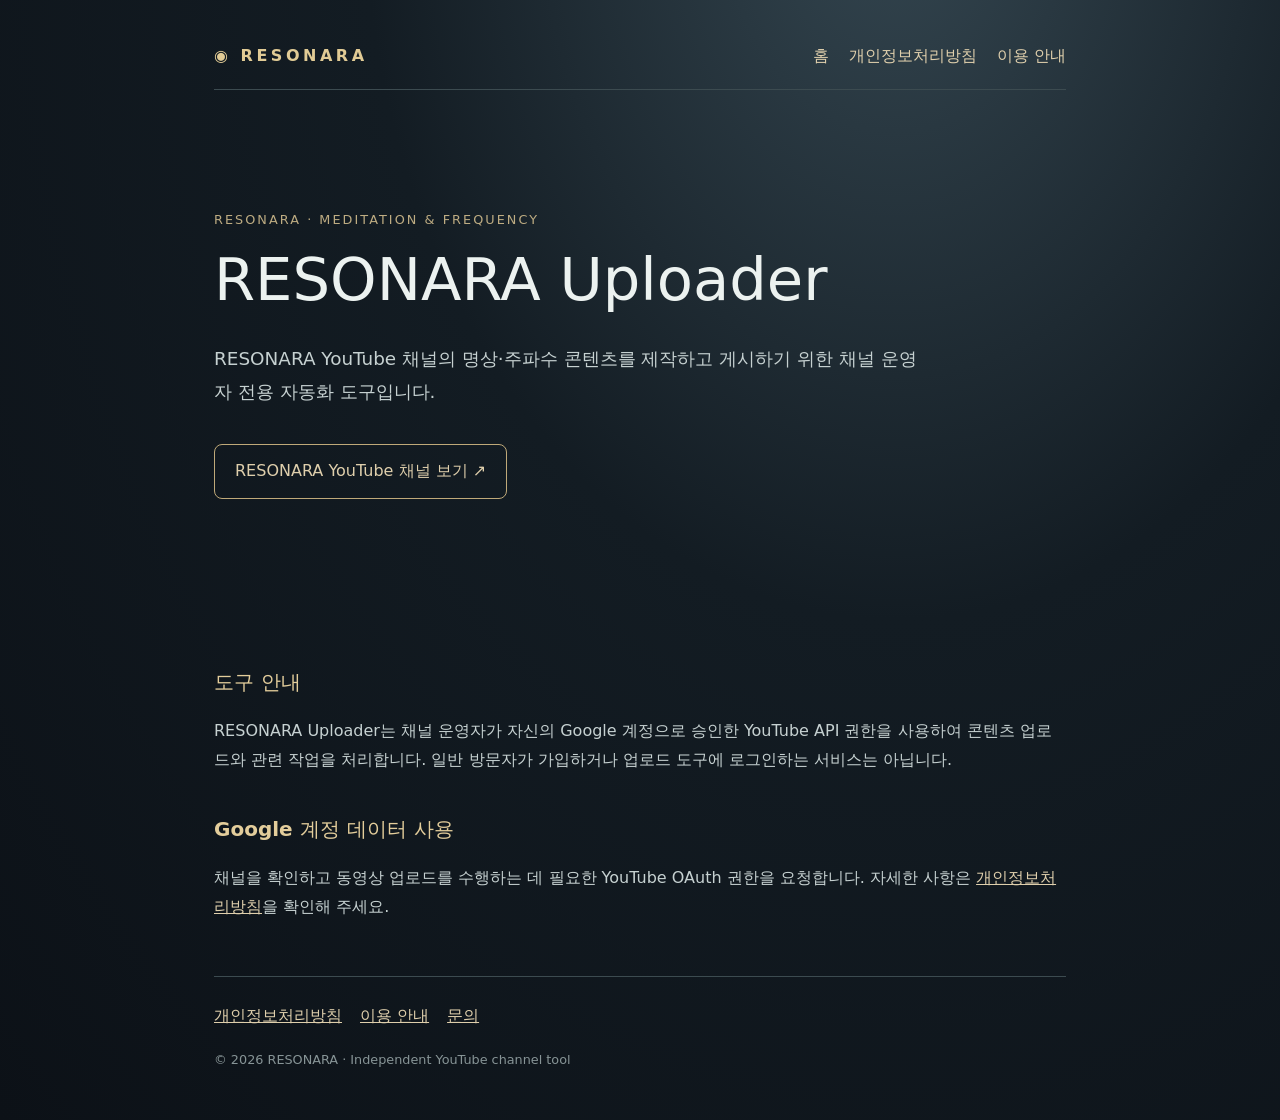
<file: index.html>
<!doctype html><html lang="ko"><head><meta charset="utf-8"><meta name="viewport" content="width=device-width, initial-scale=1"><title>RESONARA Uploader | RESONARA</title><link rel="stylesheet" href="style.css"></head><body><main><header><span class="mark">◉ RESONARA</span><nav><a href="index.html">홈</a><a href="privacy.html">개인정보처리방침</a><a href="terms.html">이용 안내</a></nav></header><section class="hero"><p class="eyebrow">RESONARA · Meditation & Frequency</p><h1>RESONARA Uploader</h1><p class="lead">RESONARA YouTube 채널의 명상·주파수 콘텐츠를 제작하고 게시하기 위한 채널 운영자 전용 자동화 도구입니다.</p><a class="btn" href="https://www.youtube.com/@WeAreResonara" rel="noopener noreferrer">RESONARA YouTube 채널 보기 ↗</a></section><section><h2>도구 안내</h2><p>RESONARA Uploader는 채널 운영자가 자신의 Google 계정으로 승인한 YouTube API 권한을 사용하여 콘텐츠 업로드와 관련 작업을 처리합니다. 일반 방문자가 가입하거나 업로드 도구에 로그인하는 서비스는 아닙니다.</p><h2>Google 계정 데이터 사용</h2><p>채널을 확인하고 동영상 업로드를 수행하는 데 필요한 YouTube OAuth 권한을 요청합니다. 자세한 사항은 <a href="privacy.html">개인정보처리방침</a>을 확인해 주세요.</p></section><footer><a href="privacy.html">개인정보처리방침</a><a href="terms.html">이용 안내</a><a href="mailto:appear777@gmail.com">문의</a><p>© 2026 RESONARA · Independent YouTube channel tool</p></footer></main></body></html>
</file>
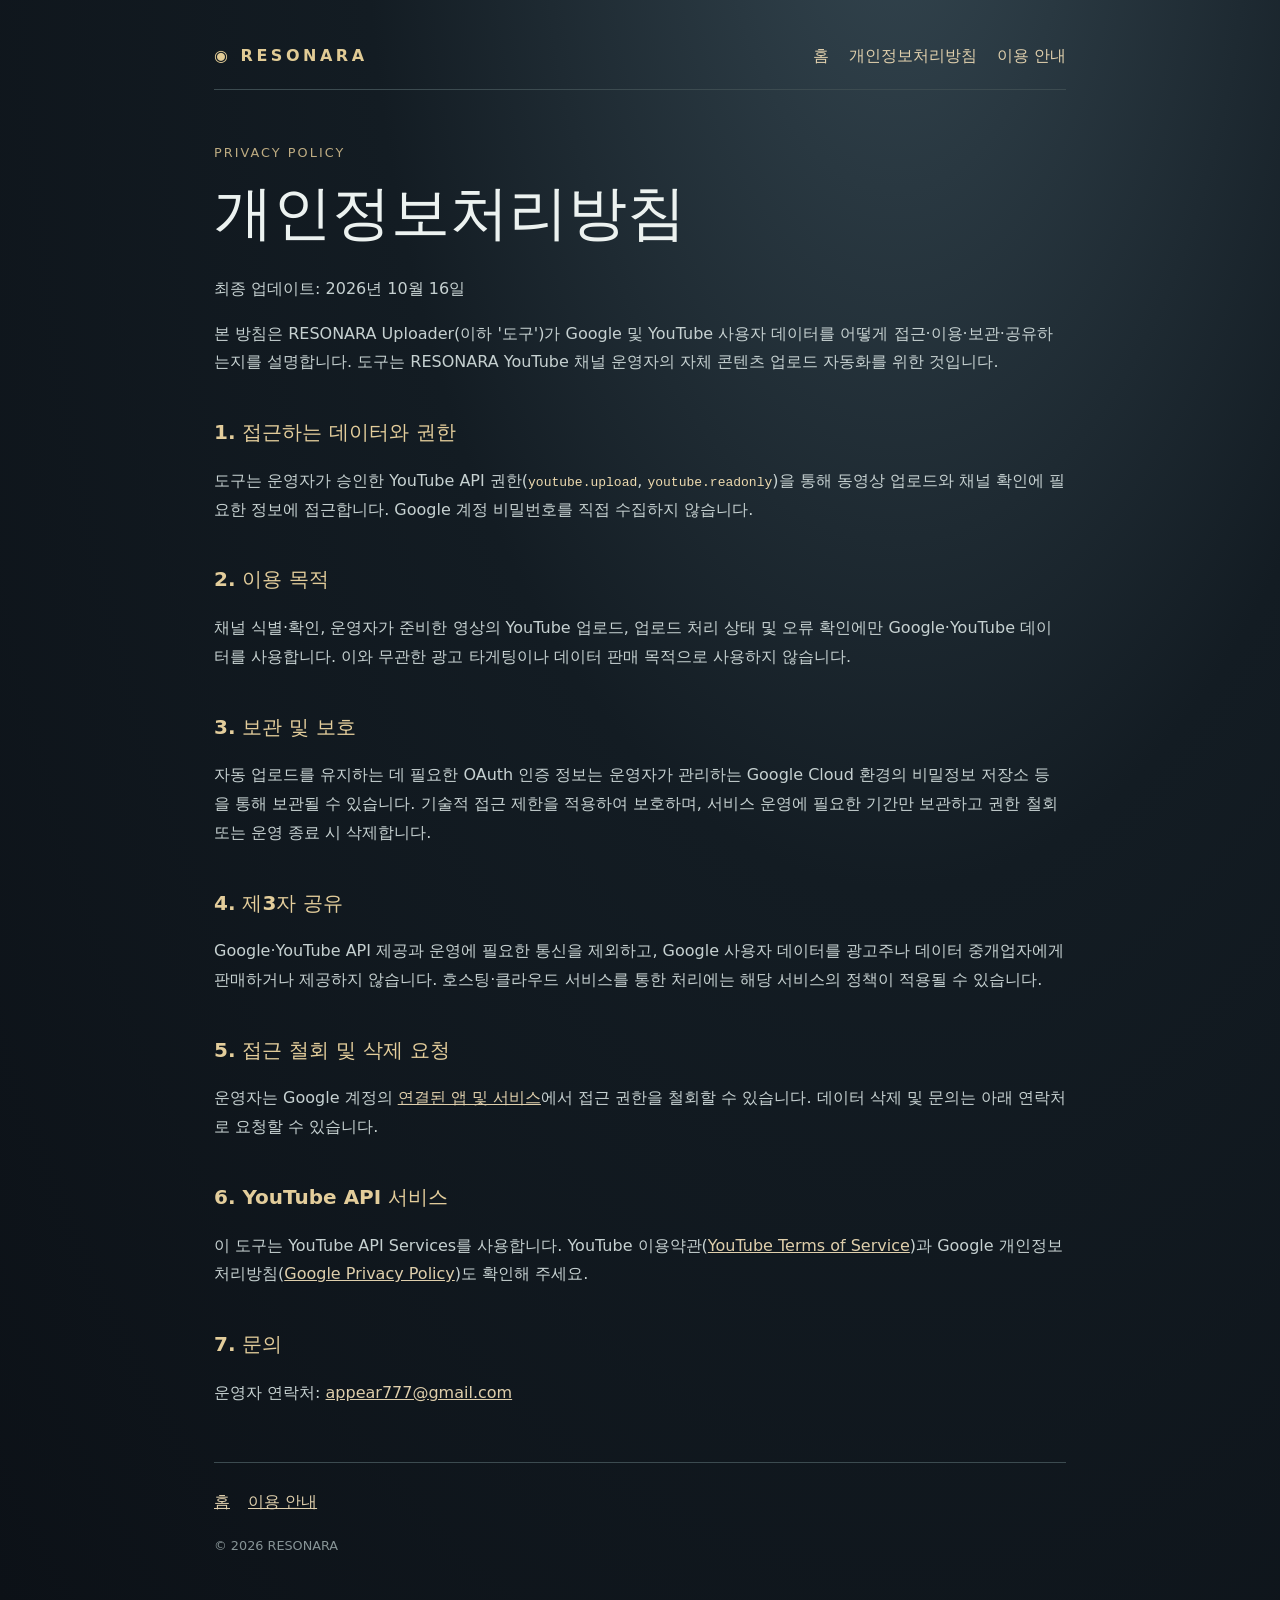
<file: privacy.html>
<!doctype html><html lang="ko"><head><meta charset="utf-8"><meta name="viewport" content="width=device-width, initial-scale=1"><title>개인정보처리방침 | RESONARA Uploader</title><link rel="stylesheet" href="style.css"></head><body><main><header><span class="mark">◉ RESONARA</span><nav><a href="index.html">홈</a><a href="privacy.html">개인정보처리방침</a><a href="terms.html">이용 안내</a></nav></header><section><p class="eyebrow">Privacy Policy</p><h1>개인정보처리방침</h1><p>최종 업데이트: 2026년 10월 16일</p><p>본 방침은 RESONARA Uploader(이하 '도구')가 Google 및 YouTube 사용자 데이터를 어떻게 접근·이용·보관·공유하는지를 설명합니다. 도구는 RESONARA YouTube 채널 운영자의 자체 콘텐츠 업로드 자동화를 위한 것입니다.</p><h2>1. 접근하는 데이터와 권한</h2><p>도구는 운영자가 승인한 YouTube API 권한(<code>youtube.upload</code>, <code>youtube.readonly</code>)을 통해 동영상 업로드와 채널 확인에 필요한 정보에 접근합니다. Google 계정 비밀번호를 직접 수집하지 않습니다.</p><h2>2. 이용 목적</h2><p>채널 식별·확인, 운영자가 준비한 영상의 YouTube 업로드, 업로드 처리 상태 및 오류 확인에만 Google·YouTube 데이터를 사용합니다. 이와 무관한 광고 타게팅이나 데이터 판매 목적으로 사용하지 않습니다.</p><h2>3. 보관 및 보호</h2><p>자동 업로드를 유지하는 데 필요한 OAuth 인증 정보는 운영자가 관리하는 Google Cloud 환경의 비밀정보 저장소 등을 통해 보관될 수 있습니다. 기술적 접근 제한을 적용하여 보호하며, 서비스 운영에 필요한 기간만 보관하고 권한 철회 또는 운영 종료 시 삭제합니다.</p><h2>4. 제3자 공유</h2><p>Google·YouTube API 제공과 운영에 필요한 통신을 제외하고, Google 사용자 데이터를 광고주나 데이터 중개업자에게 판매하거나 제공하지 않습니다. 호스팅·클라우드 서비스를 통한 처리에는 해당 서비스의 정책이 적용될 수 있습니다.</p><h2>5. 접근 철회 및 삭제 요청</h2><p>운영자는 Google 계정의 <a href="https://myaccount.google.com/connections" rel="noopener noreferrer">연결된 앱 및 서비스</a>에서 접근 권한을 철회할 수 있습니다. 데이터 삭제 및 문의는 아래 연락처로 요청할 수 있습니다.</p><h2>6. YouTube API 서비스</h2><p>이 도구는 YouTube API Services를 사용합니다. YouTube 이용약관(<a href="https://www.youtube.com/t/terms" rel="noopener noreferrer">YouTube Terms of Service</a>)과 Google 개인정보처리방침(<a href="https://policies.google.com/privacy" rel="noopener noreferrer">Google Privacy Policy</a>)도 확인해 주세요.</p><h2>7. 문의</h2><p>운영자 연락처: <a href="mailto:appear777@gmail.com">appear777@gmail.com</a></p></section><footer><a href="index.html">홈</a><a href="terms.html">이용 안내</a><p>© 2026 RESONARA</p></footer></main></body></html>
</file>
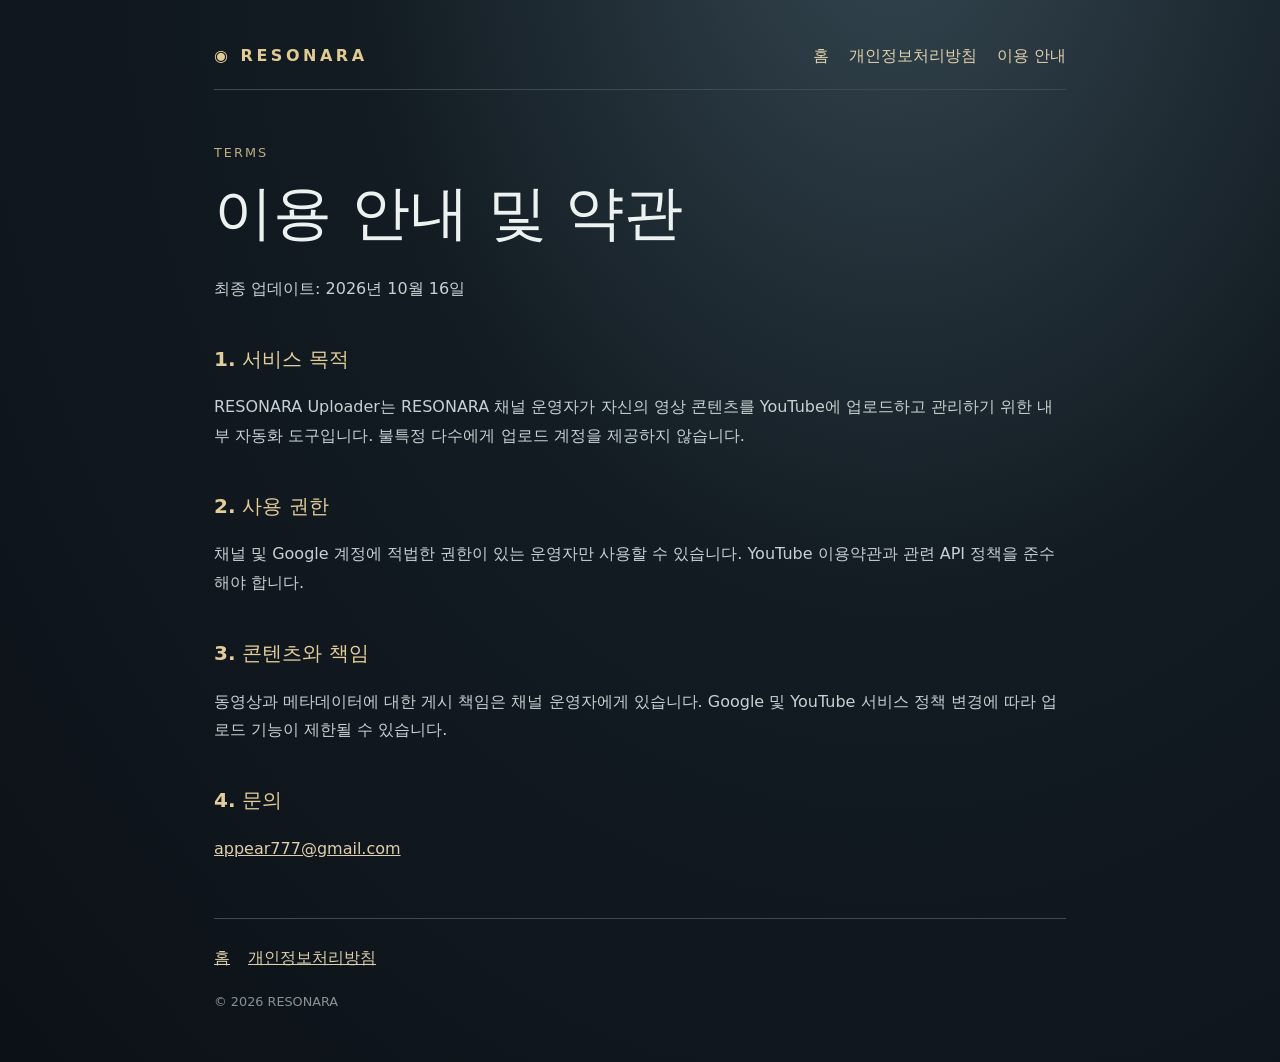
<file: terms.html>
<!doctype html><html lang="ko"><head><meta charset="utf-8"><meta name="viewport" content="width=device-width, initial-scale=1"><title>이용 안내 | RESONARA Uploader</title><link rel="stylesheet" href="style.css"></head><body><main><header><span class="mark">◉ RESONARA</span><nav><a href="index.html">홈</a><a href="privacy.html">개인정보처리방침</a><a href="terms.html">이용 안내</a></nav></header><section><p class="eyebrow">Terms</p><h1>이용 안내 및 약관</h1><p>최종 업데이트: 2026년 10월 16일</p><h2>1. 서비스 목적</h2><p>RESONARA Uploader는 RESONARA 채널 운영자가 자신의 영상 콘텐츠를 YouTube에 업로드하고 관리하기 위한 내부 자동화 도구입니다. 불특정 다수에게 업로드 계정을 제공하지 않습니다.</p><h2>2. 사용 권한</h2><p>채널 및 Google 계정에 적법한 권한이 있는 운영자만 사용할 수 있습니다. YouTube 이용약관과 관련 API 정책을 준수해야 합니다.</p><h2>3. 콘텐츠와 책임</h2><p>동영상과 메타데이터에 대한 게시 책임은 채널 운영자에게 있습니다. Google 및 YouTube 서비스 정책 변경에 따라 업로드 기능이 제한될 수 있습니다.</p><h2>4. 문의</h2><p><a href="mailto:appear777@gmail.com">appear777@gmail.com</a></p></section><footer><a href="index.html">홈</a><a href="privacy.html">개인정보처리방침</a><p>© 2026 RESONARA</p></footer></main></body></html>
</file>
<file: style.css>
:root{color-scheme:dark}*{box-sizing:border-box}body{margin:0;background:radial-gradient(ellipse at 70% -10%,#344650 0,#131c23 42%,#0c1117 100%);color:#ecf2f0;font-family:system-ui,-apple-system,'Noto Sans KR',sans-serif;line-height:1.8}main{max-width:900px;margin:auto;padding:24px}header{display:flex;align-items:center;justify-content:space-between;gap:14px;flex-wrap:wrap;padding:18px 0;border-bottom:1px solid #3c4b50}.mark{letter-spacing:.22em;font-weight:700;color:#e1cb95}nav{display:flex;gap:20px;flex-wrap:wrap}a{color:#dfcfac}nav a{text-decoration:none}section{padding:38px 0}.hero{padding:105px 0 90px}.eyebrow{letter-spacing:.16em;text-transform:uppercase;color:#beac82;font-size:.8rem}h1{font-weight:500;font-size:clamp(2rem,5vw,3.7rem);line-height:1.24;margin:10px 0 25px}h2{font-weight:550;color:#e3cd9b;margin-top:37px;font-size:1.25rem}p{color:#c6d1d1}.lead{font-size:1.15rem;max-width:720px}.btn{display:inline-block;border:1px solid #bfa979;border-radius:8px;padding:12px 20px;text-decoration:none;margin-top:18px}footer{border-top:1px solid #3c4b50;padding:25px 0;display:flex;gap:18px;flex-wrap:wrap}footer p{width:100%;font-size:.8rem;margin:0;color:#879496}code{color:#eddaaf}@media(max-width:600px){.hero{padding:70px 0}nav{gap:12px}}
</file>
